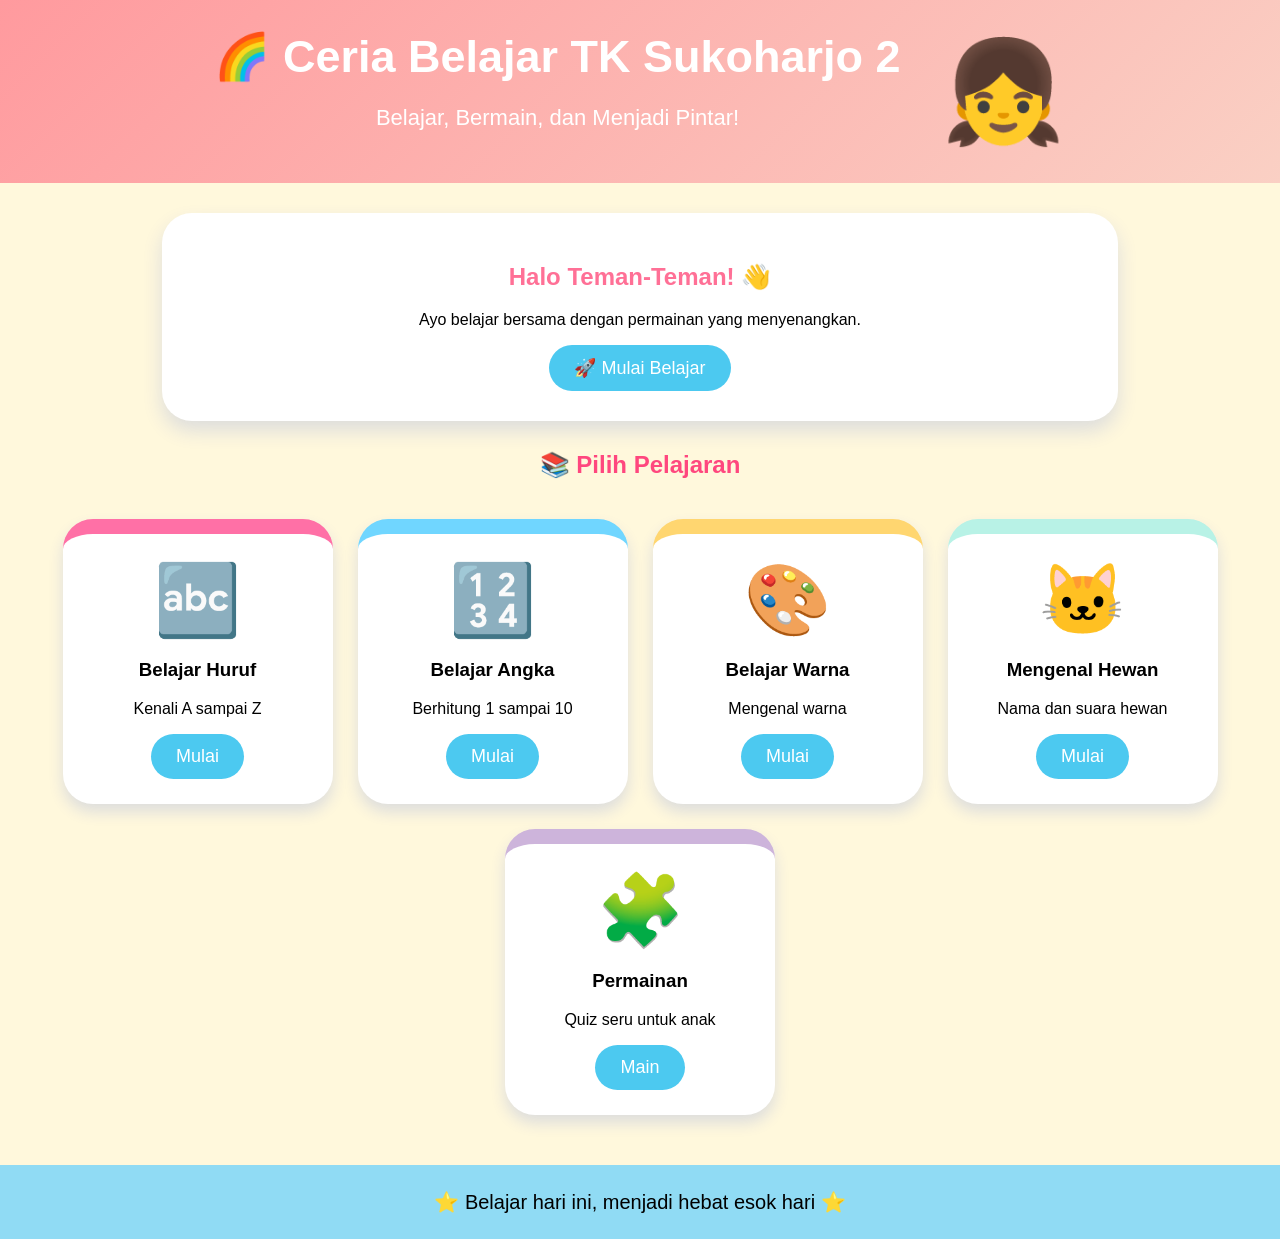
<file: index.html>
<!DOCTYPE html>
<html>

<head>

<title>Ceria Belajar TK Sukoharjo 2</title>

<link rel="stylesheet" href="style.css">

</head>


<body>


<header>

<div class="judul">

<h1>
🌈 Ceria Belajar TK Sukoharjo 2
</h1>

<p>
Belajar, Bermain, dan Menjadi Pintar!
</p>

</div>


<div class="maskot">
👧
</div>


</header>




<section class="welcome">


<h2>
Halo Teman-Teman! 👋
</h2>


<p>
Ayo belajar bersama dengan permainan yang menyenangkan.
</p>


<button onclick="mulaiBelajar()">

🚀 Mulai Belajar

</button>


</section>




<h2 class="judul-menu">
📚 Pilih Pelajaran
</h2>



<section class="menu">



<div class="card huruf">

<div class="icon">
🔤
</div>

<h3>
Belajar Huruf
</h3>

<p>
Kenali A sampai Z
</p>


<a href="huruf.html">

<button>
Mulai
</button>

</a>

</div>





<div class="card angka">

<div class="icon">
🔢
</div>

<h3>
Belajar Angka
</h3>

<p>
Berhitung 1 sampai 10
</p>


<a href="angka.html">

<button>
Mulai
</button>

</a>

</div>






<div class="card warna">

<div class="icon">
🎨
</div>

<h3>
Belajar Warna
</h3>

<p>
Mengenal warna
</p>


<button>
Mulai
</button>

</div>







<div class="card hewan">

<div class="icon">
🐱
</div>

<h3>
Mengenal Hewan
</h3>

<p>
Nama dan suara hewan
</p>


<button>
Mulai
</button>

</div>







<div class="card game">

<div class="icon">
🧩
</div>

<h3>
Permainan
</h3>

<p>
Quiz seru untuk anak
</p>


<button>
Main
</button>

</div>




</section>





<footer>

⭐ Belajar hari ini, menjadi hebat esok hari ⭐

</footer>



<script src="script.js"></script>


</body>


</html>
</file>
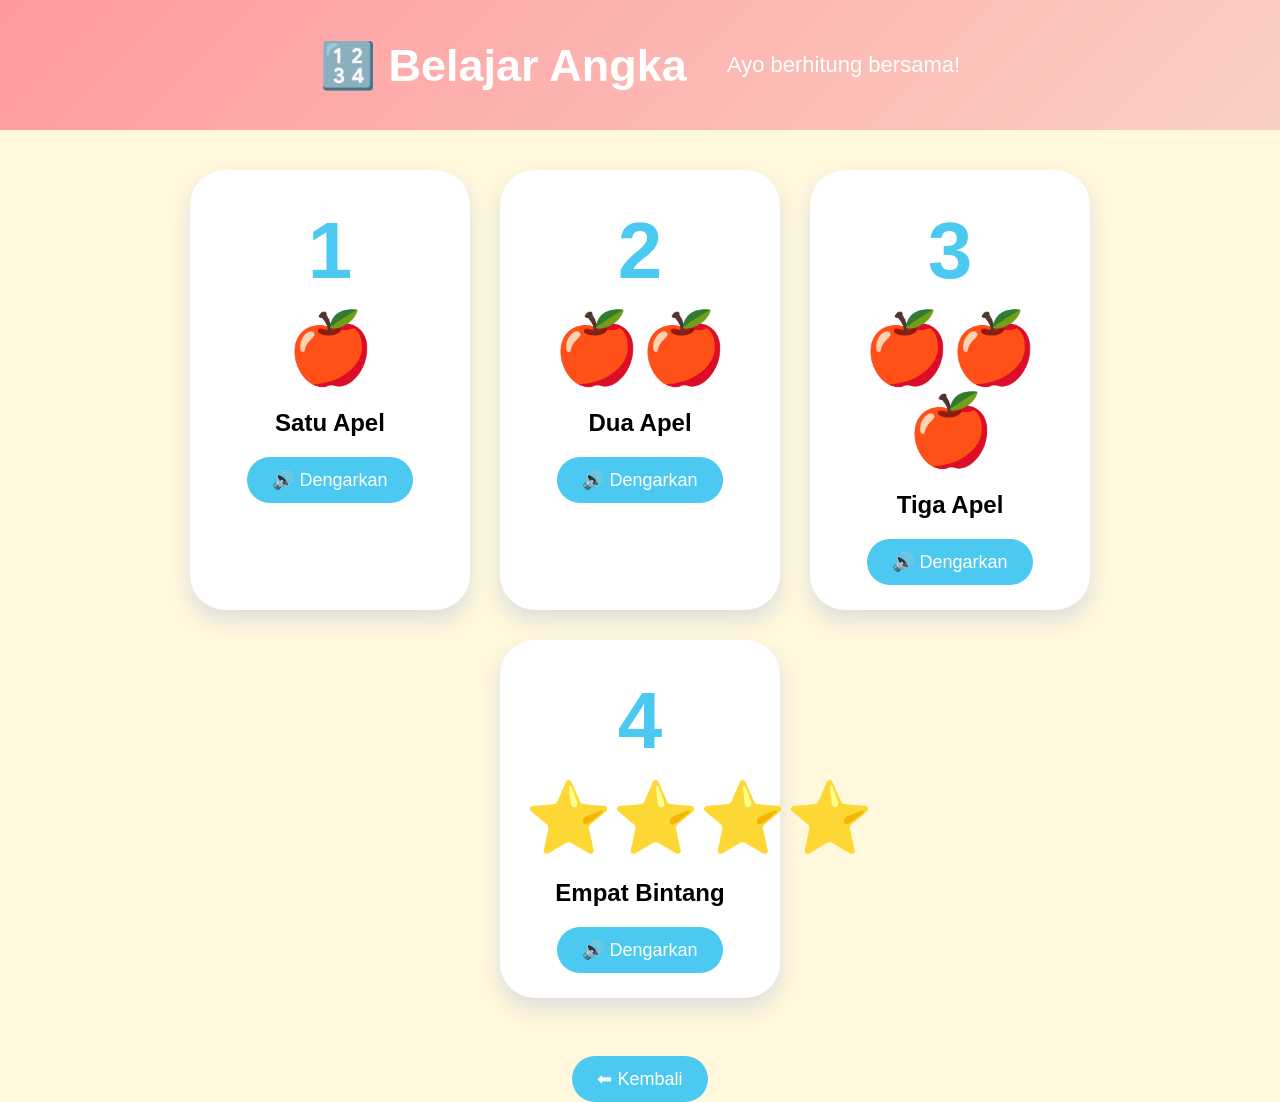
<file: angka.html>
<!DOCTYPE html>
<html>

<head>

<title>Belajar Angka</title>

<link rel="stylesheet" href="style.css">

</head>


<body>


<header>

<h1>
🔢 Belajar Angka
</h1>

<p>
Ayo berhitung bersama!
</p>

</header>



<section class="angka-container">



<div class="angka-card">

<h1>1</h1>

<div class="benda">
🍎
</div>

<h2>Satu Apel</h2>


<button onclick="bacaAngka('Angka satu')">
🔊 Dengarkan
</button>


</div>





<div class="angka-card">

<h1>2</h1>

<div class="benda">
🍎🍎
</div>

<h2>Dua Apel</h2>


<button onclick="bacaAngka('Angka dua')">
🔊 Dengarkan
</button>


</div>





<div class="angka-card">

<h1>3</h1>

<div class="benda">
🍎🍎🍎
</div>


<h2>Tiga Apel</h2>


<button onclick="bacaAngka('Angka tiga')">
🔊 Dengarkan
</button>


</div>





<div class="angka-card">

<h1>4</h1>

<div class="benda">
⭐⭐⭐⭐
</div>


<h2>Empat Bintang</h2>


<button onclick="bacaAngka('Angka empat')">
🔊 Dengarkan
</button>


</div>




</section>




<br>


<a href="index.html">

<button>
⬅ Kembali
</button>

</a>



<script src="script.js"></script>


</body>


</html>
</file>
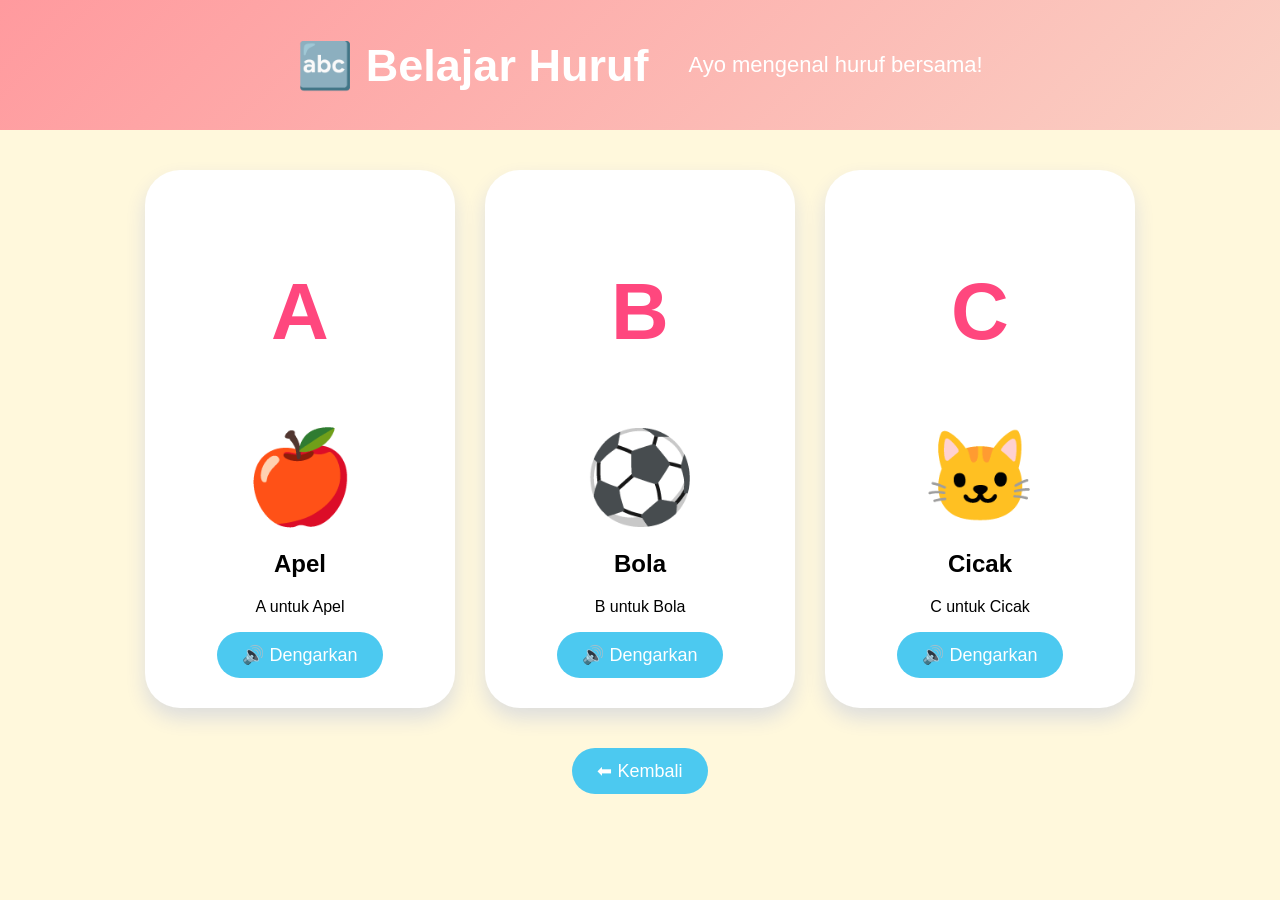
<file: huruf.html>
<!DOCTYPE html>
<html>

<head>

<title>Belajar Huruf</title>

<link rel="stylesheet" href="style.css">

</head>


<body>


<header>

<h1>
🔤 Belajar Huruf
</h1>

<p>
Ayo mengenal huruf bersama!
</p>

</header>




<section class="huruf-container">



<div class="huruf-card">

<h1>A</h1>

<div class="gambar">
🍎
</div>

<h2>Apel</h2>

<p>
A untuk Apel
</p>

<button onclick="bacaHuruf('A untuk Apel')">
🔊 Dengarkan
</button>


</div>




<div class="huruf-card">

<h1>B</h1>

<div class="gambar">
⚽
</div>

<h2>Bola</h2>

<p>
B untuk Bola
</p>


<button onclick="bacaHuruf('B untuk Bola')">
🔊 Dengarkan
</button>


</div>





<div class="huruf-card">

<h1>C</h1>

<div class="gambar">
🐱
</div>

<h2>Cicak</h2>

<p>
C untuk Cicak
</p>


<button onclick="bacaHuruf('C untuk Cicak')">
🔊 Dengarkan
</button>


</div>



</section>



<a href="index.html">

<button>
⬅ Kembali
</button>

</a>



<script src="script.js"></script>


</body>


</html>
</file>
<file: style.css>
body{

margin:0;

font-family:"Comic Sans MS", Arial;

background:#fff8dc;

text-align:center;

}



header{

background:linear-gradient(
135deg,
#ff9a9e,
#fad0c4
);

padding:30px;

display:flex;

justify-content:center;

align-items:center;

gap:40px;

color:white;

}



header h1{

font-size:45px;

margin:0;

}



header p{

font-size:22px;

}



.maskot{

font-size:100px;

animation:loncat 2s infinite;

}



@keyframes loncat{


50%{

transform:translateY(-20px);

}


}





.welcome{


background:white;

margin:30px auto;

padding:30px;

width:70%;

border-radius:30px;

box-shadow:0 10px 20px #ddd;


}



.welcome h2{

color:#ff7096;

}



button{

background:#4cc9f0;

border:none;

padding:12px 25px;

border-radius:30px;

font-size:18px;

color:white;

cursor:pointer;


}



button:hover{

background:#0077b6;

}




.judul-menu{

color:#ff477e;

}





.menu{


display:flex;

justify-content:center;

gap:25px;

flex-wrap:wrap;

padding:20px;


}




.card{


width:220px;

background:white;

border-radius:30px;

padding:25px;

box-shadow:0 8px 15px #ddd;


transition:.3s;


}



.card:hover{

transform:translateY(-15px);

}




.icon{


font-size:70px;


}




.huruf{

border-top:15px solid #ff70a6;

}



.angka{

border-top:15px solid #70d6ff;

}



.warna{

border-top:15px solid #ffd670;

}



.hewan{

border-top:15px solid #b8f2e6;

}



.game{

border-top:15px solid #cdb4db;

}




footer{


background:#90dbf4;

padding:25px;

margin-top:30px;

font-size:20px;


}

.huruf-container{


display:flex;

justify-content:center;

gap:30px;

flex-wrap:wrap;

margin:40px;


}



.huruf-card{


background:white;

width:250px;

padding:30px;

border-radius:35px;

box-shadow:0 10px 20px #ddd;

animation:muncul 1s;


}



.huruf-card h1{


font-size:80px;

color:#ff477e;


}



.gambar{


font-size:90px;


}



.huruf-card:hover{


transform:scale(1.1);


}




@keyframes muncul{


from{

opacity:0;

transform:translateY(50px);

}


to{

opacity:1;

}


}
.angka-container{

display:flex;

justify-content:center;

gap:30px;

flex-wrap:wrap;

margin:40px;

}



.angka-card{

background:white;

width:230px;

padding:25px;

border-radius:35px;

box-shadow:0 10px 20px #ddd;

transition:.3s;

}



.angka-card:hover{

transform:scale(1.1);

}



.angka-card h1{

font-size:80px;

color:#4cc9f0;

margin:10px;

}



.benda{

font-size:70px;

min-height:80px;

}
</file>
